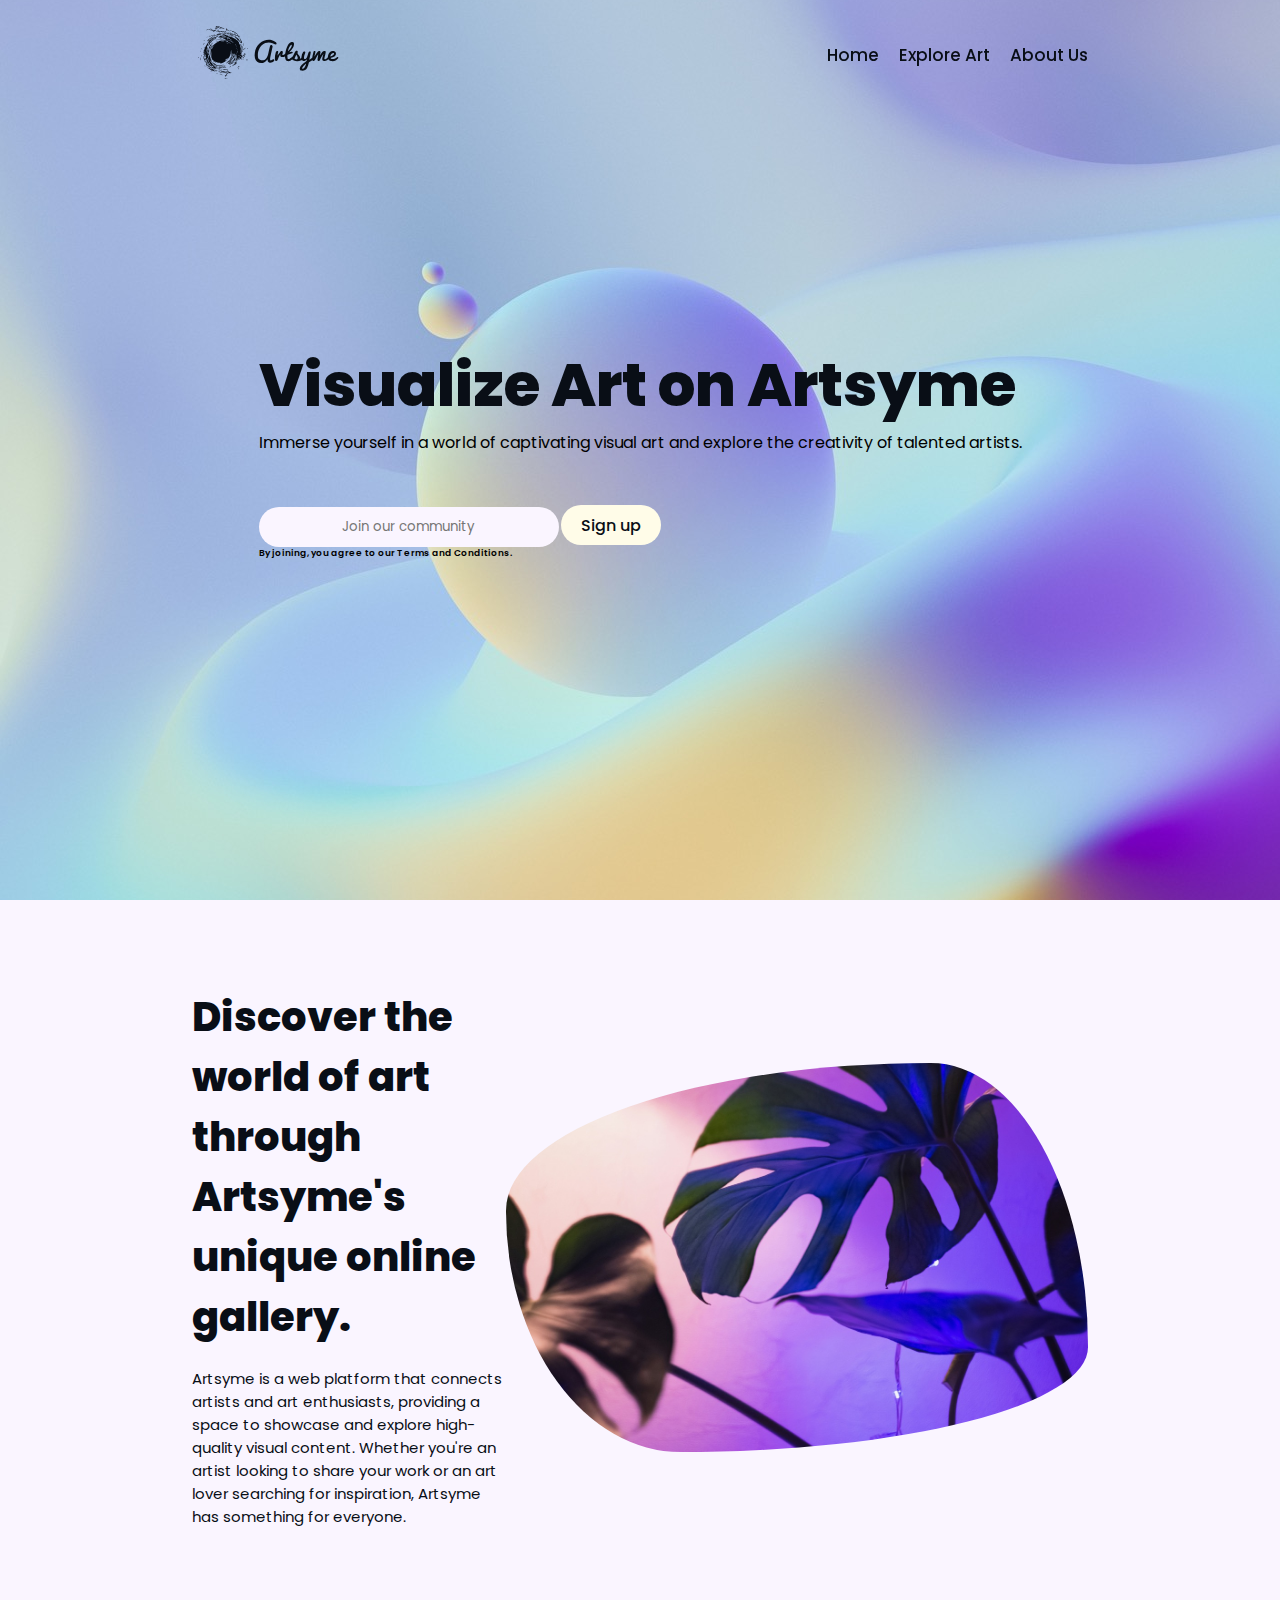
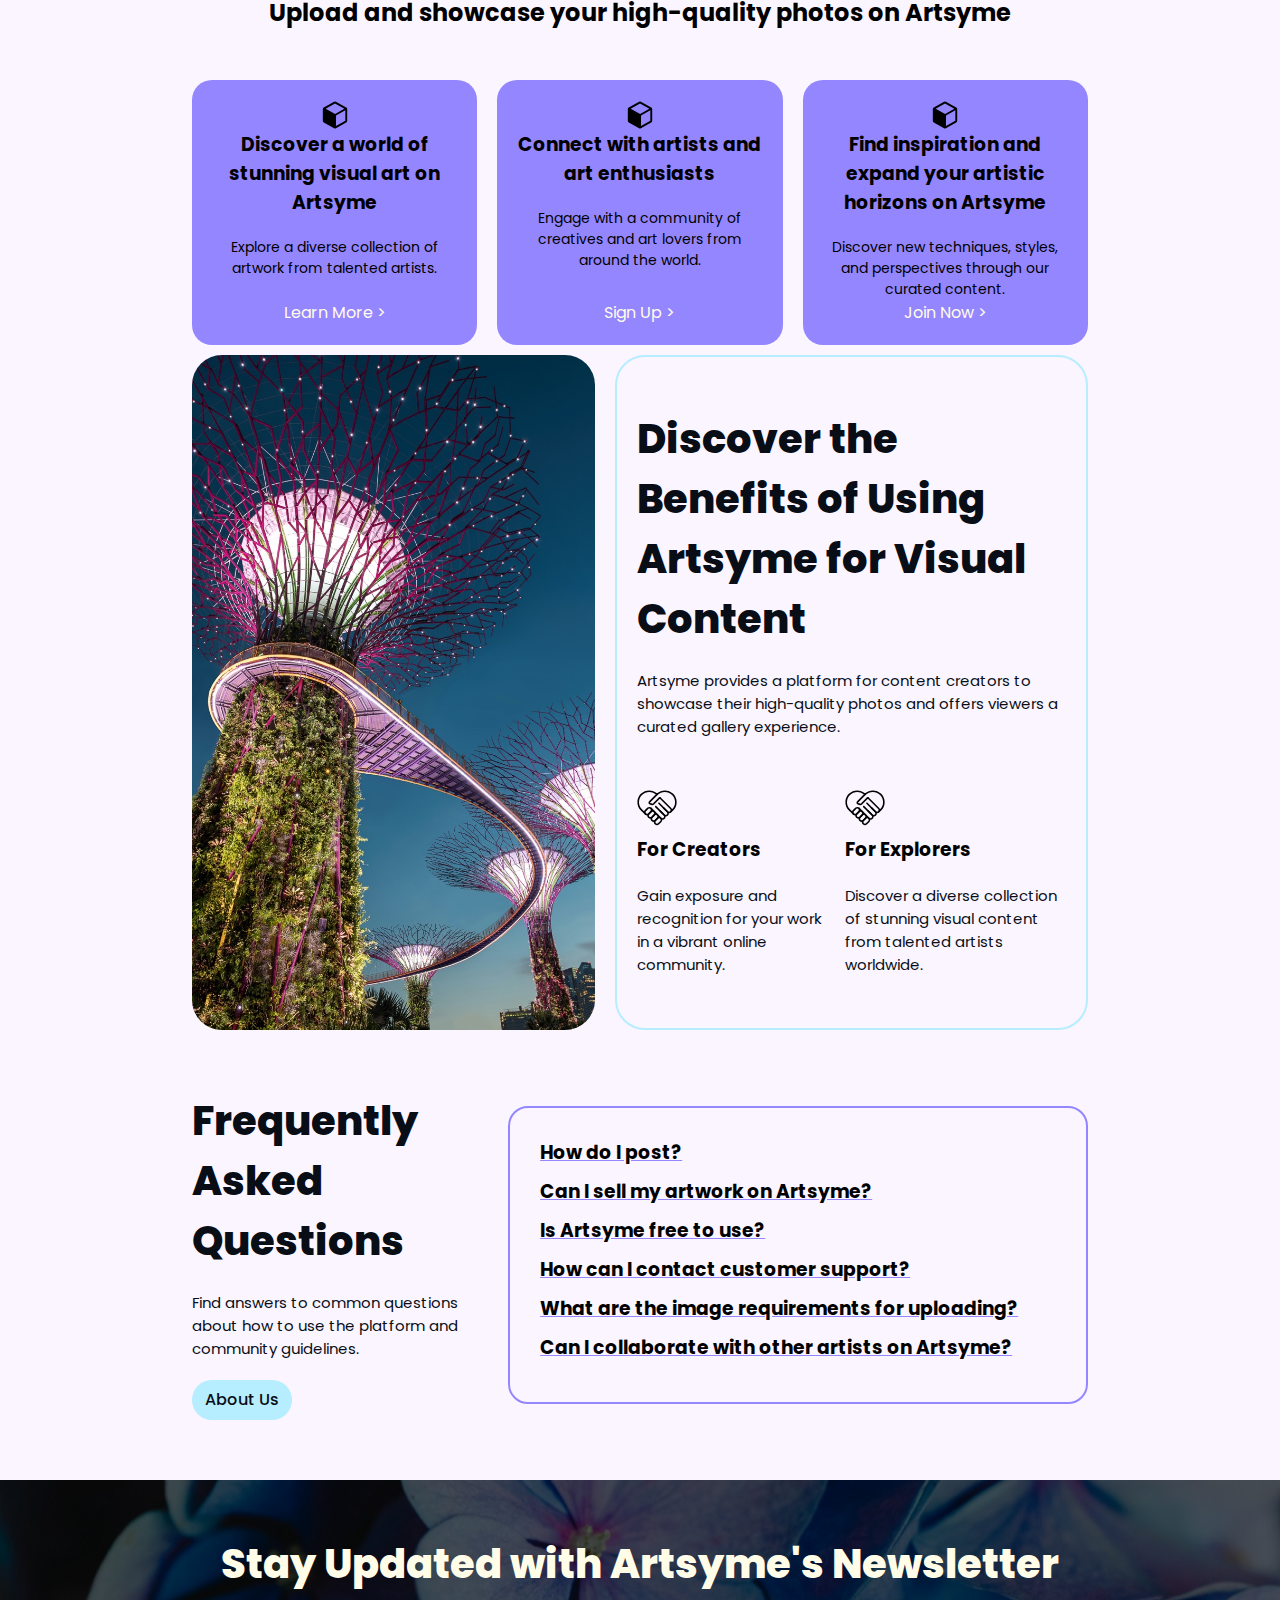
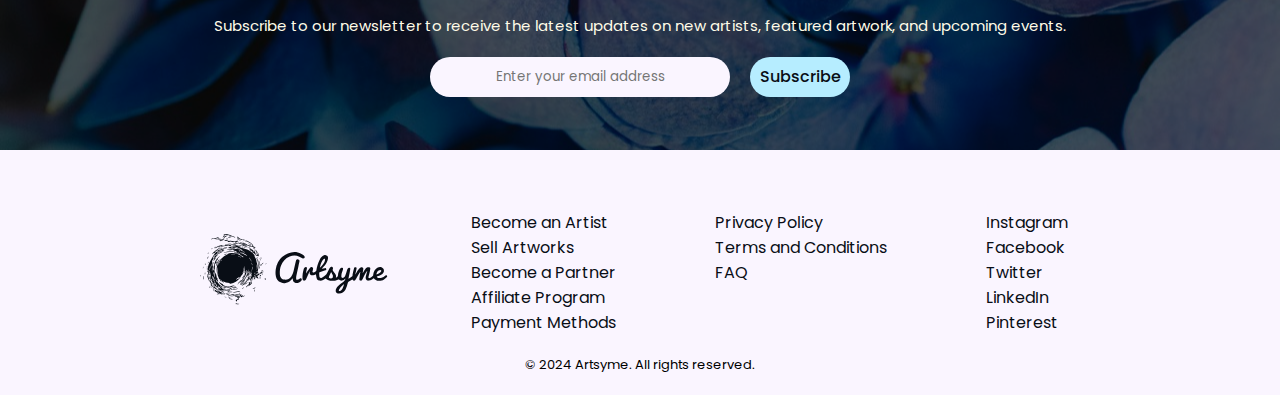
<file: src/pages/index.html>
<!DOCTYPE html>
<html lang="en">
	<head>
		<script src="https://code.jquery.com/jquery-3.7.1.min.js"></script>
		<script>
			$('head').load('../layouts/head.html')
		</script>
		<title>Artsyme | Home</title>
	</head>

	<body>
		<header class="header"></header>
		<section class="hero">
			<div>
				<h1>Visualize Art on Artsyme</h1>
				<p>
					Immerse yourself in a world of captivating visual art and explore the creativity of
					talented artists.
				</p>
				<form>
					<input type="email" name="email" placeholder="Join our community" />
					<button href="#">Sign up</button>
					<p>By joining, you agree to our Terms and Conditions.</p>
				</form>
			</div>
		</section>

		<main class="main-wrapper content">
			<section class="section-2">
				<div class="section-2-content">
					<h2>Discover the world of art through Artsyme's unique online gallery.</h2>
					<p>
						Artsyme is a web platform that connects artists and art enthusiasts, providing a space
						to showcase and explore high-quality visual content. Whether you're an artist looking to
						share your work or an art lover searching for inspiration, Artsyme has something for
						everyone.
					</p>
				</div>
				<img loading="lazy" src="../../public/images/2.jpeg" />
			</section>

			<section class="section-3">
				<h2 class="section-3-title">Upload and showcase your high-quality photos on Artsyme</h2>
				<div class="box-container">
					<div class="box">
						<img src="../../public/icons/cube.svg" />
						<h3 class="box-title">Discover a world of stunning visual art on Artsyme</h3>
						<p>Explore a diverse collection of artwork from talented artists.</p>
						<div class="box-links">
							<a href="#">Learn More ></a>
						</div>
					</div>
					<div class="box">
						<img src="../../public/icons/cube.svg" />
						<h3 class="box-title">Connect with artists and art enthusiasts</h3>
						<p>Engage with a community of creatives and art lovers from around the world.</p>
						<div class="box-links">
							<a href="#">Sign Up ></a>
						</div>
					</div>
					<div class="box">
						<img src="../../public/icons/cube.svg" />
						<h3 class="box-title">Find inspiration and expand your artistic horizons on Artsyme</h3>
						<p>Discover new techniques, styles, and perspectives through our curated content.</p>
						<div class="box-links">
							<a href="#">Join Now ></a>
						</div>
					</div>
				</div>
			</section>

			<section class="section-4">
				<img loading="lazy" src="../../public/images/3.jpeg" class="important" />
				<div class="section-4-content">
					<h2 class="section-4-title">Discover the Benefits of Using Artsyme for Visual Content</h2>
					<p>
						Artsyme provides a platform for content creators to showcase their high-quality photos
						and offers viewers a curated gallery experience.
					</p>
					<div class="benefits-container">
						<div>
							<img src="../../public/icons/benefits.svg" class="benefits" />
							<h3>For Creators</h3>
							<p>Gain exposure and recognition for your work in a vibrant online community.</p>
						</div>
						<div>
							<img src="../../public/icons/benefits.svg" class="benefits" />
							<h3>For Explorers</h3>
							<p>
								Discover a diverse collection of stunning visual content from talented artists
								worldwide.
							</p>
						</div>
					</div>
				</div>
			</section>

			<section class="section-5" id="section5">
				<div class="faq-title-box">
					<h2>Frequently Asked Questions</h2>
					<p>
						Find answers to common questions about how to use the platform and community guidelines.
					</p>
					<button>About Us</button>
				</div>

				<div class="faq-content">
					<div class="accordion">
						<h3 class="accordion-header">How do I post?</h3>
						<div class="accordion-panel">
							<p>
								To post your photos, simply click on the 'Post' button and follow the instructions
								provided. Make sure your photos meet our high quality standards.
							</p>
						</div>
					</div>

					<div class="accordion">
						<h3 class="accordion-header">Can I sell my artwork on Artsyme?</h3>
						<div class="accordion-panel">
							<p>
								Yes, Artsyme provides a marketplace feature that allows artists to sell their work
								directly to buyers.
							</p>
						</div>
					</div>

					<div class="accordion">
						<h3 class="accordion-header">Is Artsyme free to use?</h3>
						<div class="accordion-panel">
							<p>
								Yes, Artsyme is free to use for both artists and viewers. However, premium features
								are available for a fee.
							</p>
						</div>
					</div>

					<div class="accordion">
						<h3 class="accordion-header">How can I contact customer support?</h3>
						<div class="accordion-panel">
							<p>
								If you have any questions or need assistance, you can reach out to our customer
								support team through our contact page or by sending an email to support@artsyme.com.
							</p>
						</div>
					</div>

					<div class="accordion">
						<h3 class="accordion-header">What are the image requirements for uploading?</h3>
						<div class="accordion-panel">
							<p>
								To ensure the best quality, we recommend uploading images with a minimum resolution
								of 1920x1080 pixels and in JPEG or PNG format.
							</p>
						</div>
					</div>

					<div class="accordion">
						<h3 class="accordion-header">Can I collaborate with other artists on Artsyme?</h3>
						<div class="accordion-panel">
							<p>
								Yes, Artsyme provides a collaboration feature that allows artists to work together
								on projects and share their creative process.
							</p>
						</div>
					</div>
				</div>
			</section>

			<section class="section-6">
				<h2>Stay Updated with Artsyme's Newsletter</h2>
				<p>
					Subscribe to our newsletter to receive the latest updates on new artists, featured
					artwork, and upcoming events.
				</p>
				<form>
					<input type="email" name="email" placeholder="Enter your email address" />
					<button type="submit">Subscribe</button>
				</form>
			</section>
		</main>

		<footer class="footer"></footer>
	</body>
</html>
</file>
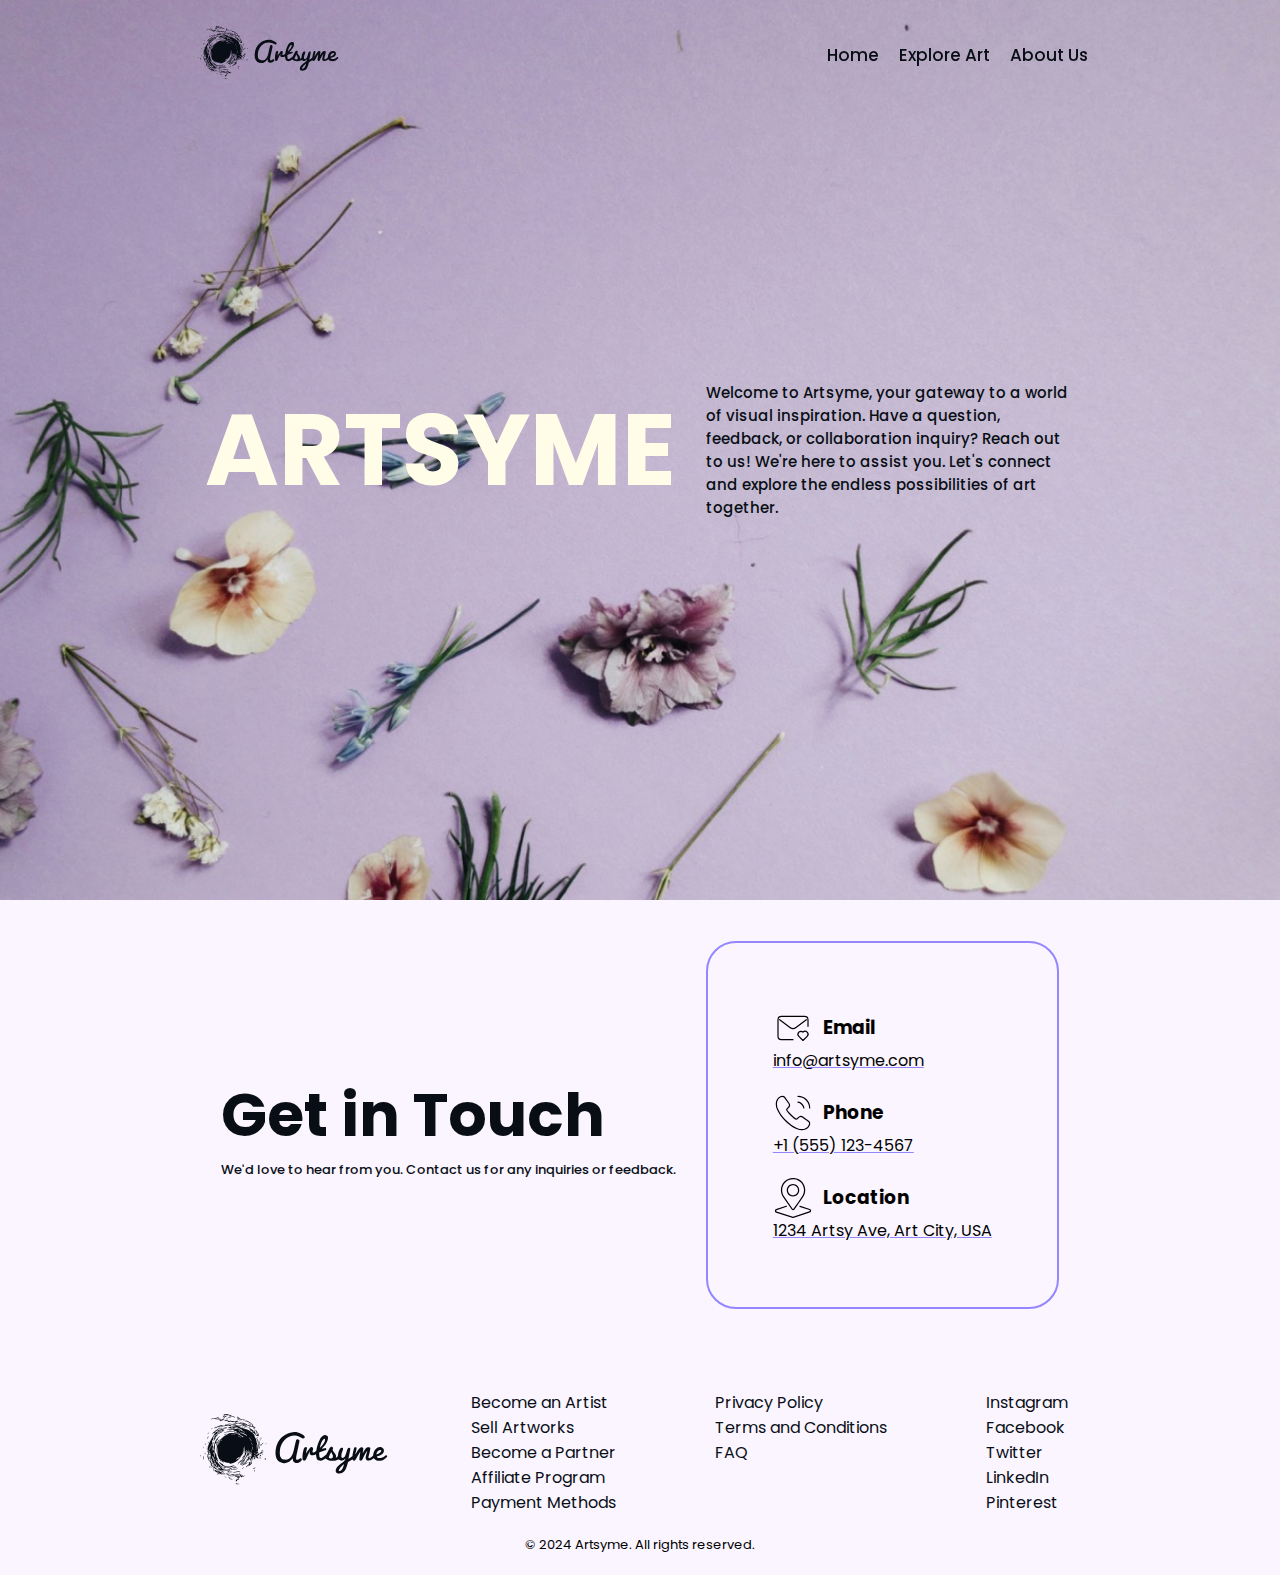
<file: src/pages/about.html>
<!DOCTYPE html>
<html lang="en">
	<head>
		<script src="https://code.jquery.com/jquery-3.7.1.min.js"></script>
		<script>
			$('head').load('../layouts/head.html')
		</script>
		<title>Artsyme | About Us</title>
	</head>
	<body>
		<header class="header"></header>

		<section class="about">
			<div class="about-content">
				<h1>Artsyme</h1>
			</div>
			<div class="about-content">
				<p>
					Welcome to Artsyme, your gateway to a world of visual inspiration. Have a question,
					feedback, or collaboration inquiry? Reach out to us! We're here to assist you. Let's
					connect and explore the endless possibilities of art together.
				</p>
			</div>
		</section>

		<main class="main">
			<section class="touch">
				<div class="touch-box">
					<h2>Get in Touch</h2>
					<p>We'd love to hear from you. Contact us for any inquiries or feedback.</p>
				</div>

				<div class="contact-box">
					<div class="cnt">
						<div class="cnt-title">
							<img src="../../public/icons/email.svg" alt="contact email" />
							<h3>Email</h3>
						</div>
						<p>info@artsyme.com</p>
					</div>

					<div class="cnt">
						<div class="cnt-title">
							<img src="../../public/icons/call.svg" alt="phone number" />
							<h3>Phone</h3>
						</div>
						<p>+1 (555) 123-4567</p>
					</div>

					<div class="cnt">
						<div class="cnt-title">
							<img src="../../public/icons/location.svg" alt="location" />
							<h3>Location</h3>
						</div>
						<p>1234 Artsy Ave, Art City, USA</p>
					</div>
				</div>
			</section>
		</main>

		<footer class="footer"></footer>
	</body>
</html>
</file>
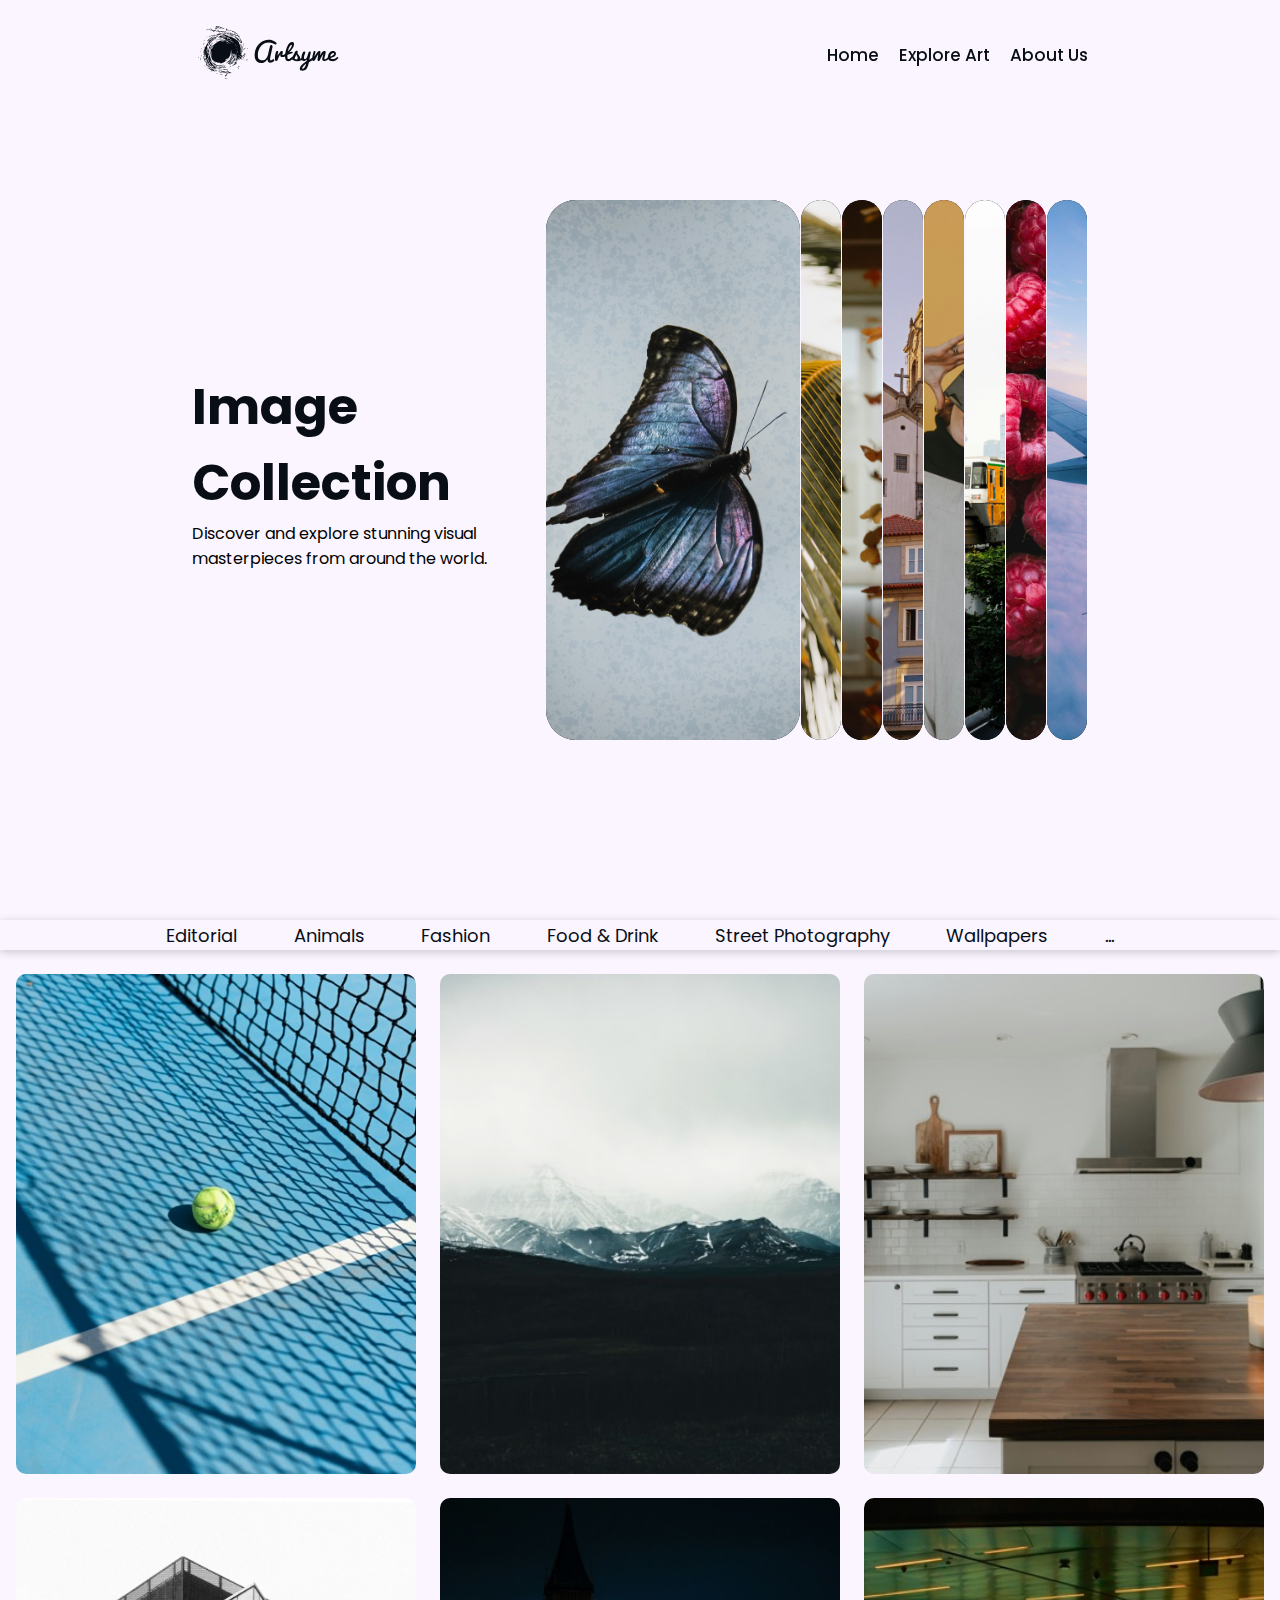
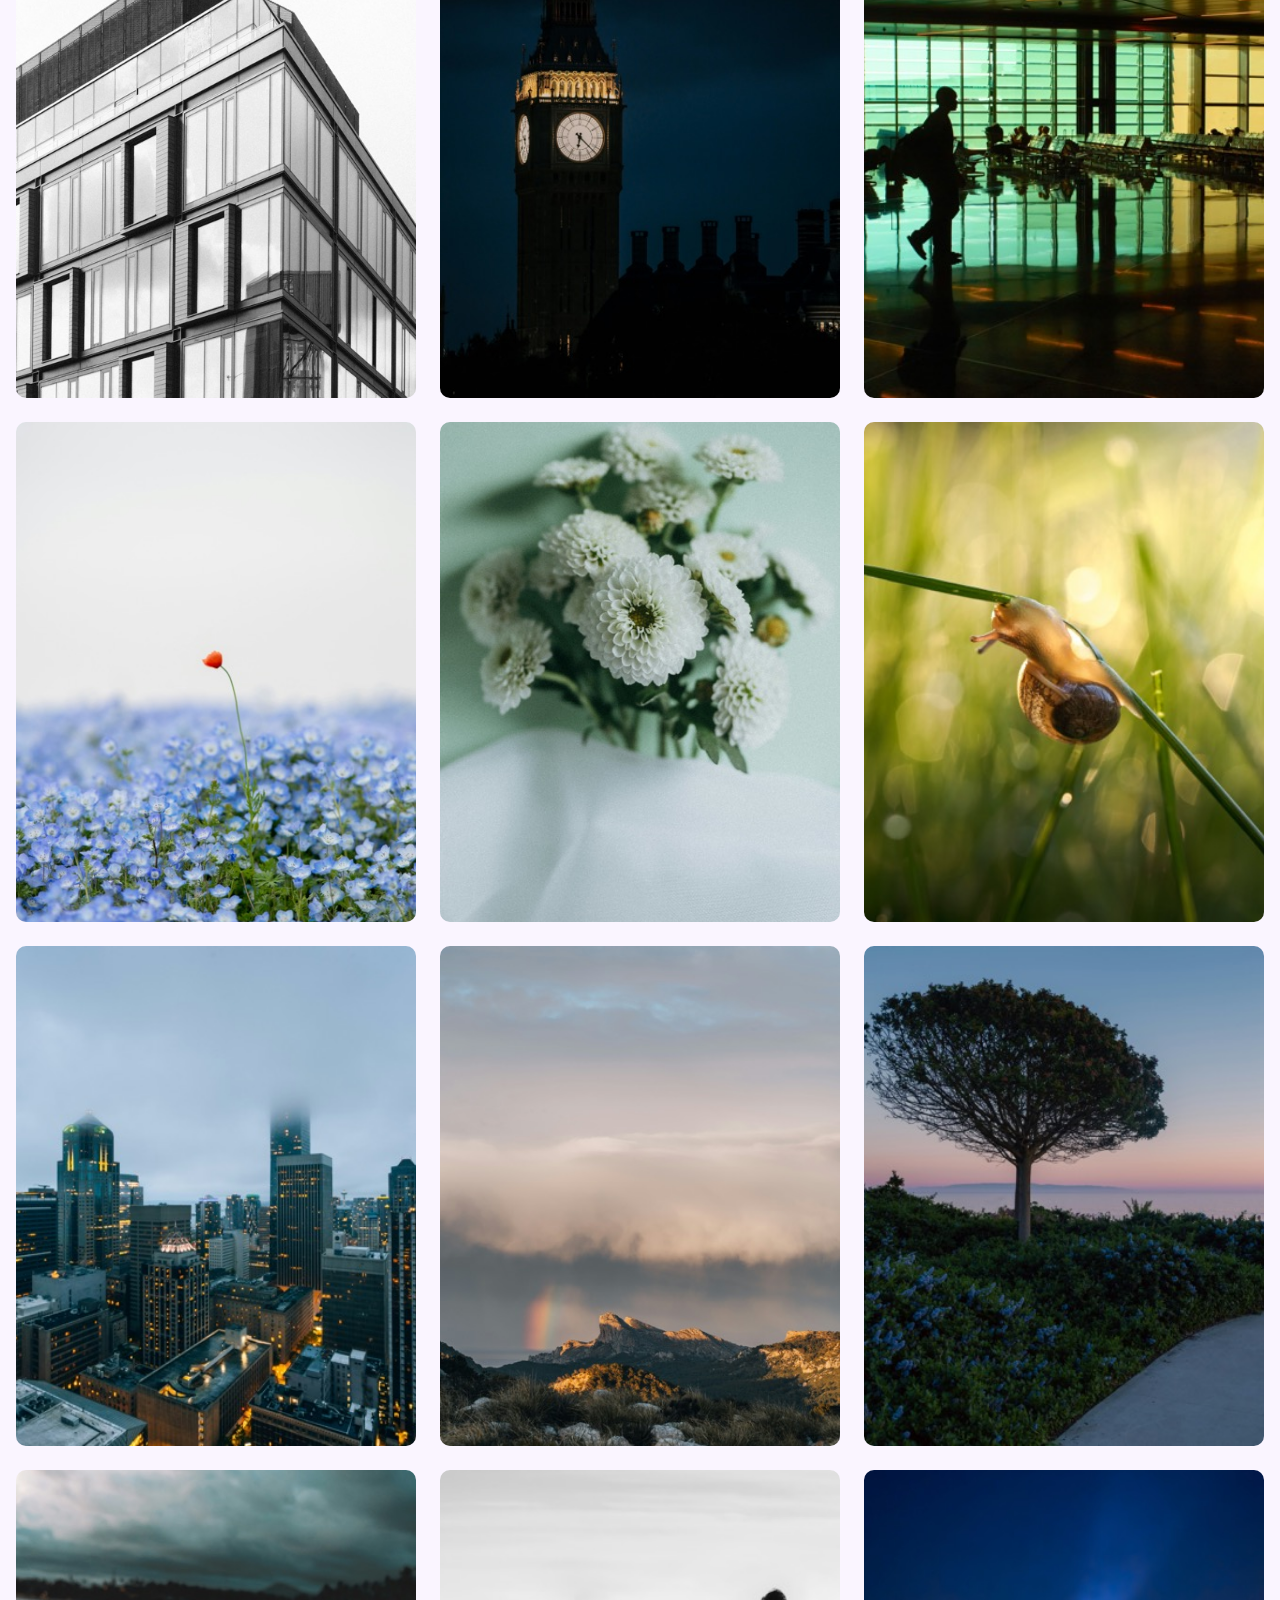
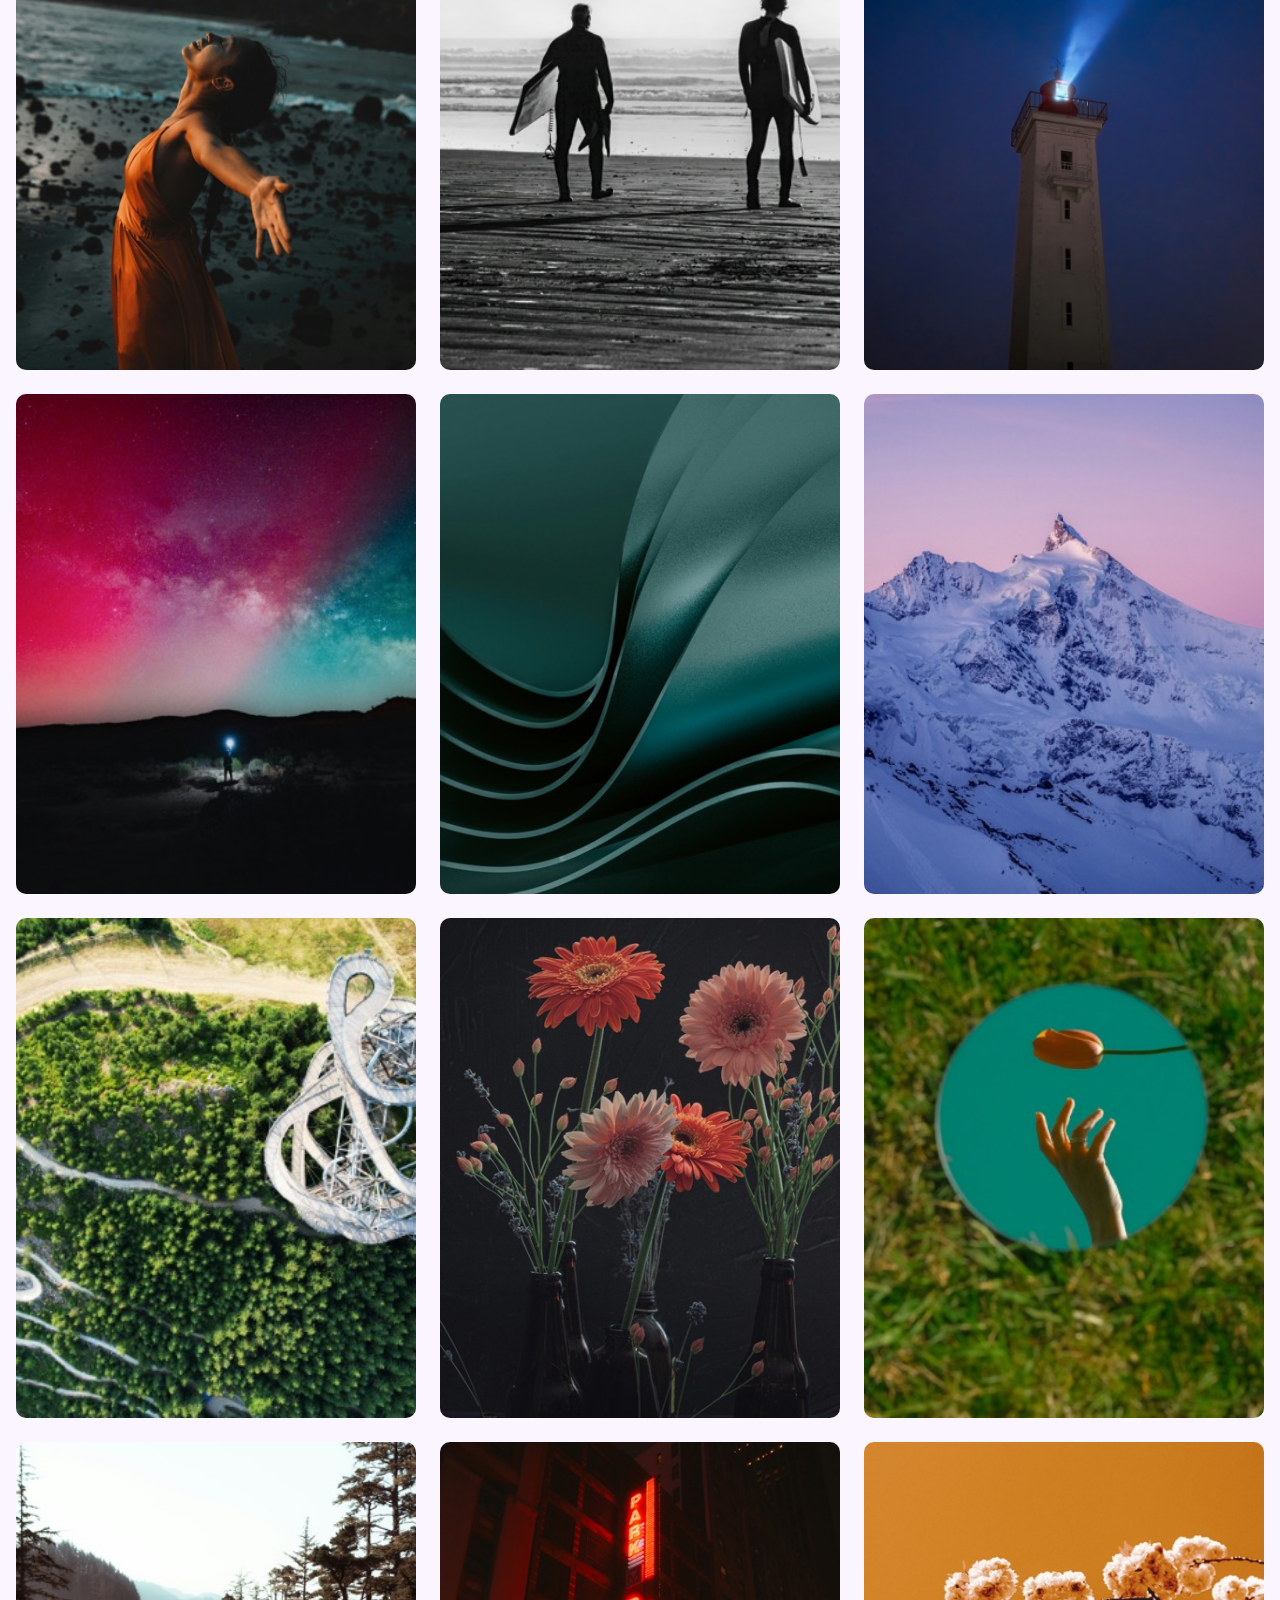
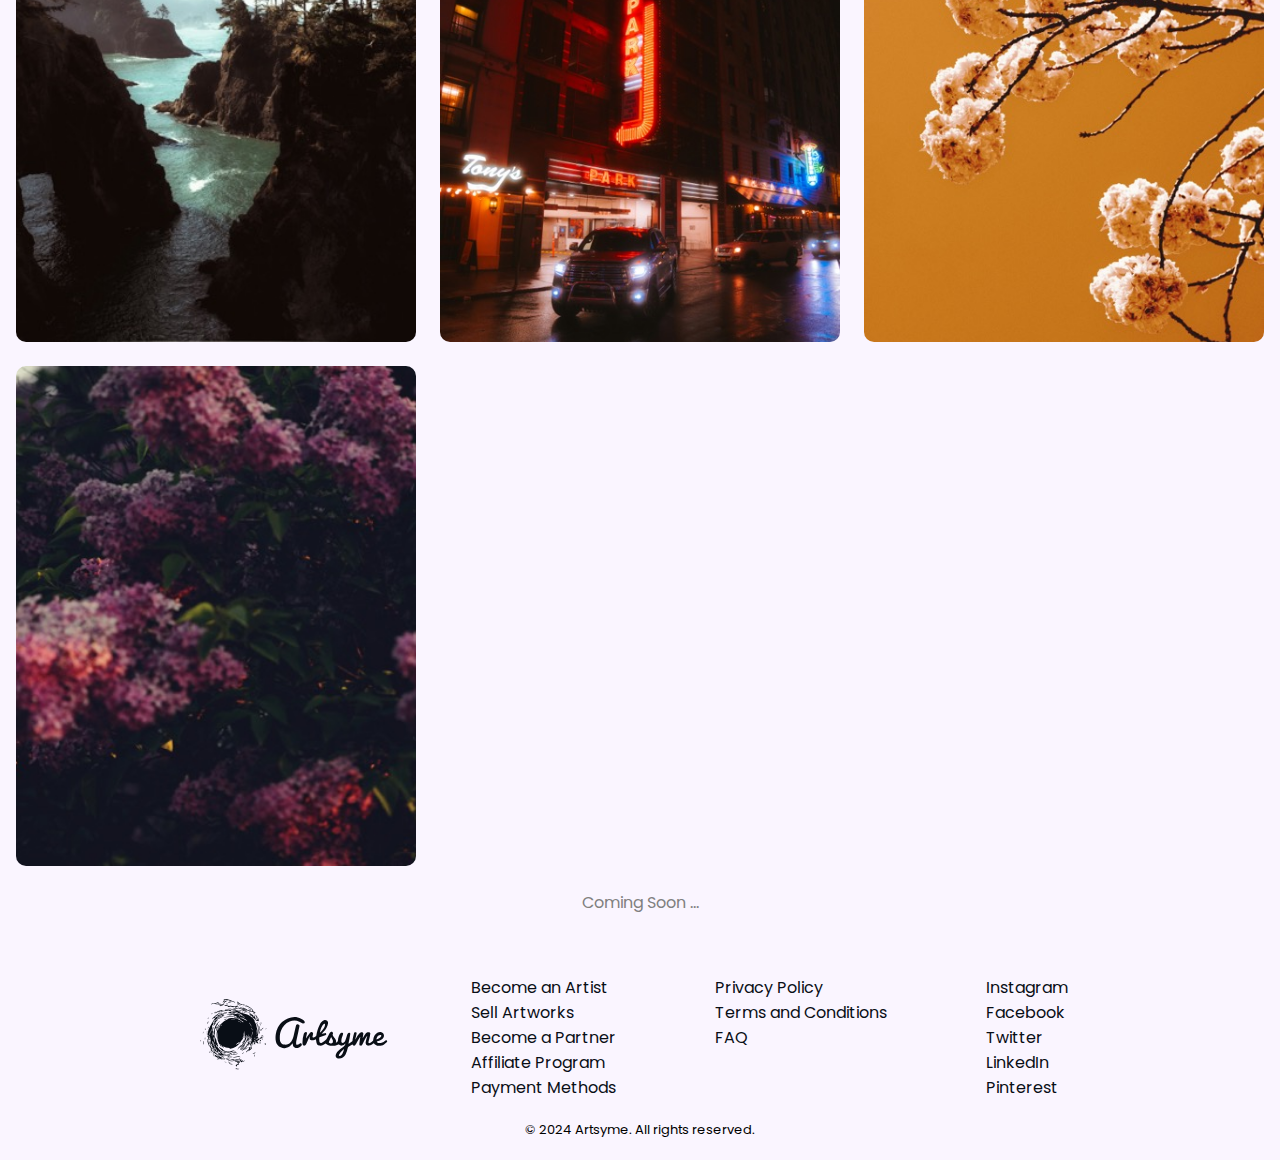
<file: src/pages/explore.html>
<!DOCTYPE html>
<html lang="en">
	<head>
		<script src="https://code.jquery.com/jquery-3.7.1.min.js"></script>
		<script>
			$('head').load('../layouts/head.html')
		</script>
		<script src="../js/explore.js" defer></script>
		<title>Artsyme | Explore</title>
	</head>

	<body>
		<header class="header"></header>
		<main class="explore-main">
			<section class="explore-hero">
				<div class="title">
					<h1>Image Collection</h1>
					<p>Discover and explore stunning visual masterpieces from around the world.</p>
					<img src="../../public/icons/discover.svg" class="discover-img" alt="" />
				</div>
				<div class="images-accordion">
					<div class="tab">
						<img loading="lazy" src="../../public/images/wallpapers.jpeg" alt="random image" />
						<div class="caption">
							<h2>Wallpapers</h2>
						</div>
					</div>
					<div class="tab">
						<img loading="lazy" src="../../public/images/nature.jpeg" alt="random image" />
						<div class="caption">
							<h2>Nature</h2>
						</div>
					</div>
					<div class="tab">
						<img loading="lazy" src="../../public/images/experimental.jpeg" alt="random image" />
						<div class="caption">
							<h2>Experimental</h2>
						</div>
					</div>
					<div class="tab">
						<img loading="lazy" src="../../public/images/architercture.jpeg" alt="random image" />
						<div class="caption">
							<h2>Architecture</h2>
						</div>
					</div>
					<div class="tab">
						<img loading="lazy" src="../../public/images/fashion.jpeg" alt="random image" />
						<div class="caption">
							<h2>Fashion</h2>
						</div>
					</div>
					<div class="tab">
						<img loading="lazy" src="../../public/images/street.jpeg" alt="random image" />
						<div class="caption">
							<h2>Street Photography</h2>
						</div>
					</div>
					<div class="tab">
						<img loading="lazy" src="../../public/images/food.jpeg" alt="random image" />
						<div class="caption">
							<h2>Food</h2>
						</div>
					</div>
					<div class="tab">
						<img loading="lazy" src="../../public/images/travel.jpeg" alt="random image" />
						<div class="caption">
							<h2>Travel</h2>
						</div>
					</div>
				</div>
			</section>

			<section id="gallery">
				<nav class="explore-nav">
					<a href="#editorial" data-target="editorial">Editorial</a>
					<a href="#animals" data-target="animals">Animals</a>
					<a href="#fashion" data-target="fashion">Fashion</a>
					<a href="#food" data-target="food">Food & Drink</a>
					<a href="#street" data-target="street">Street Photography</a>
					<a href="#wallpapers" data-target="wallpapers">Wallpapers</a>
					<a href="#">...</a>
				</nav>

				<div class="image-container" id="editorial">
					<img
						loading="lazy"
						src="../../public/categories/editorial/ahmed-HL8ebMRzZiY-unsplash.jpeg"
					/>
					<img
						loading="lazy"
						src="../../public/categories/editorial/ali-kazal-csxmdSCa4C0-unsplash.jpeg"
						alt=""
					/><img
						loading="lazy"
						src="../../public/categories/editorial/clay-banks-FPhpVpwUviA-unsplash.jpeg"
						alt=""
					/><img
						loading="lazy"
						src="../../public/categories/editorial/dmitry-korkhau-xMNMakJiIAQ-unsplash.jpeg"
						alt=""
					/><img
						loading="lazy"
						src="../../public/categories/editorial/emre-coban--xZRFzyDqgE-unsplash.jpeg"
						alt=""
					/><img
						loading="lazy"
						src="../../public/categories/editorial/howen-nCzIcYFBZ2k-unsplash.jpeg"
						alt=""
					/><img
						loading="lazy"
						src="../../public/categories/editorial/iso10-3Lpd6Wo3LJk-unsplash.jpeg"
						alt=""
					/><img
						loading="lazy"
						src="../../public/categories/editorial/j-lee-FkQT9PXZIM0-unsplash.jpeg"
						alt=""
					/><img
						loading="lazy"
						src="../../public/categories/editorial/jonathan-marchal-AN1xQsGXY1M-unsplash.jpeg"
						alt=""
					/><img
						loading="lazy"
						src="../../public/categories/editorial/josh-hild-Gw9mlaKYra0-unsplash.jpeg"
						alt=""
					/><img
						loading="lazy"
						src="../../public/categories/editorial/joshua-humpfer-aVqHm-p_oWQ-unsplash.jpeg"
						alt=""
					/><img
						loading="lazy"
						src="../../public/categories/editorial/kellen-riggin-i5Nd8-yq5kE-unsplash.jpeg"
						alt=""
					/><img
						loading="lazy"
						src="../../public/categories/editorial/visualsofdana-7fMDf4LEmjI-unsplash.jpeg"
						alt=""
					/><img
						loading="lazy"
						src="../../public/categories/editorial/tim-mossholder-TX-wCxKx2mg-unsplash.jpeg"
						alt=""
					/><img
						loading="lazy"
						src="../../public/categories/editorial/thibault-mokuenko-NJh32izElQw-unsplash.jpeg"
						alt=""
					/><img
						loading="lazy"
						src="../../public/categories/editorial/sheng-hu-lnQ_qxiD5bA-unsplash.jpeg"
						alt=""
					/><img
						loading="lazy"
						src="../../public/categories/editorial/pawel-czerwinski-W0bgHR5GXd4-unsplash.jpeg"
						alt=""
					/><img
						loading="lazy"
						src="../../public/categories/editorial/oleg-demakov-9MZDsGuFjD4-unsplash.jpeg"
						alt=""
					/><img
						loading="lazy"
						src="../../public/categories/editorial/ojars-balceraitis-V04j8r_eXG8-unsplash.jpeg"
						alt=""
					/><img
						loading="lazy"
						src="../../public/categories/editorial/nilufar-nattaq-fb9mwNq2pUE-unsplash.jpeg"
						alt=""
					/><img
						loading="lazy"
						src="../../public/categories/editorial/nik-XkhSZ5woQE8-unsplash.jpeg"
						alt=""
					/><img
						loading="lazy"
						src="../../public/categories/editorial/matthew-jackson-czFiTg4s3RI-unsplash.jpeg"
						alt=""
					/><img
						loading="lazy"
						src="../../public/categories/editorial/luke-miller-riV40lmd1yE-unsplash.jpeg"
						alt=""
					/><img
						loading="lazy"
						src="../../public/categories/editorial/linus-belanger-yyPKXY95Fr8-unsplash.jpeg"
						alt=""
					/><img
						loading="lazy"
						src="../../public/categories/editorial/liana-s-SB5mtm7sqZk-unsplash.jpeg"
						alt=""
					/>
				</div>

				<div class="image-container" id="animals">
					<img
						loading="lazy"
						src="../../public/categories/animals/anastasia-shadura-oUdIUM-SieM-unsplash.jpeg"
					/>
					<img
						loading="lazy"
						src="../../public/categories/animals/boys-in-bristol-photography-ZCzkUr1WDRQ-unsplash.jpeg"
					/>
					<img
						loading="lazy"
						src="../../public/categories/animals/ciocan-ciprian-UGRjlBkfXnY-unsplash.jpeg"
					/>
					<img
						loading="lazy"
						src="../../public/categories/animals/ciocan-ciprian-zrZGOpdBCLo-unsplash.jpeg"
					/>
					<img
						loading="lazy"
						src="../../public/categories/animals/dustin-humes-DY7rC0EWEkU-unsplash.jpeg"
					/>
					<img
						loading="lazy"
						src="../../public/categories/animals/jake-weirick-6TyC5S5xnvM-unsplash.jpeg"
					/>
					<img
						loading="lazy"
						src="../../public/categories/animals/karsten-winegeart-MD6wA5Nqa-k-unsplash.jpeg"
					/>
					<img
						loading="lazy"
						src="../../public/categories/animals/luiza-braun-YS8pExlnp84-unsplash.jpeg"
					/>
					<img
						loading="lazy"
						src="../../public/categories/animals/massimiliano-morosinotto-T0Q60jy_gIg-unsplash.jpeg"
					/>
					<img
						loading="lazy"
						src="../../public/categories/animals/matin-hosseinzadeh-x_l5zAFt9KA-unsplash.jpeg"
					/>
					<img
						loading="lazy"
						src="../../public/categories/animals/michael-starkie-We_e0rreZVg-unsplash.jpeg"
					/>
					<img
						loading="lazy"
						src="../../public/categories/animals/proinsias-mac-an-bheatha-cQGs9w_94B8-unsplash.jpeg"
					/>
					<img
						loading="lazy"
						src="../../public/categories/animals/sergio-kian-6H4v0atYr8s-unsplash.jpeg"
					/>
					<img
						loading="lazy"
						src="../../public/categories/animals/sergio-kian-7rdz7F1V0rM-unsplash.jpeg"
					/>
					<img
						loading="lazy"
						src="../../public/categories/animals/tomas-malik-7YHfs7rE8rM-unsplash.jpeg"
					/>
					<img
						loading="lazy"
						src="../../public/categories/animals/tomas-malik-9bbThAkVczA-unsplash.jpeg"
					/>
					<img
						loading="lazy"
						src="../../public/categories/animals/tomas-malik-_5d73WihNkE-unsplash.jpeg"
					/>
					<img
						loading="lazy"
						src="../../public/categories/animals/tomas-malik-aRG3hjJX4dM-unsplash.jpeg"
					/>
					<img
						loading="lazy"
						src="../../public/categories/animals/tomas-malik-BIn8eSUDbc0-unsplash.jpeg"
					/>
					<img
						loading="lazy"
						src="../../public/categories/animals/tomas-malik-DXNb80Vp21c-unsplash.jpeg"
					/>
					<img
						loading="lazy"
						src="../../public/categories/animals/tomas-malik-GXqK1Izf5vs-unsplash.jpeg"
					/>
					<img
						loading="lazy"
						src="../../public/categories/animals/vlad-kutepov-8maW-vER_iQ-unsplash.jpeg"
					/>
					<img
						loading="lazy"
						src="../../public/categories/animals/viktoriya-hyzvqNpUAOo-unsplash.jpeg"
					/>
					<img
						loading="lazy"
						src="../../public/categories/animals/tomas-malik-W_7q-ejVVAc-unsplash.jpeg"
					/>
					<img
						loading="lazy"
						src="../../public/categories/animals/tomas-malik-p9fSi0lUqXs-unsplash.jpeg"
					/>
				</div>

				<div class="image-container" id="fashion">
					<img
						loading="lazy"
						src="../../public/categories/fashion/aedrian-salazar-LjgkhxTgAEQ-unsplash.jpeg"
						alt=""
					/><img
						loading="lazy"
						src="../../public/categories/fashion/aleksandra-tanasienko-z7wk4szNjxI-unsplash.jpeg"
						alt=""
					/><img
						loading="lazy"
						src="../../public/categories/fashion/alex-shaw-J4kxbw1SYwg-unsplash.jpeg"
						alt=""
					/><img
						loading="lazy"
						src="../../public/categories/fashion/anastasia-anastasia-ZmHfoBtS7P8-unsplash.jpeg"
						alt=""
					/><img
						loading="lazy"
						src="../../public/categories/fashion/arun-sharma-UmmnAirqX4o-unsplash.jpeg"
						alt=""
					/><img
						loading="lazy"
						src="../../public/categories/fashion/arun-sharma-ztBujNIqNzg-unsplash.jpeg"
						alt=""
					/><img
						loading="lazy"
						src="../../public/categories/fashion/baruk-granda-cfLL_jHQ-Iw-unsplash.jpeg"
						alt=""
					/><img
						loading="lazy"
						src="../../public/categories/fashion/carly-osborn-KNGrhRQX76w-unsplash.jpeg"
						alt=""
					/><img
						loading="lazy"
						src="../../public/categories/fashion/carly-osborn-LoKIATi4cZY-unsplash.jpeg"
						alt=""
					/><img
						loading="lazy"
						src="../../public/categories/fashion/duane-mendes-k49kD3YXOsc-unsplash.jpeg"
						alt=""
					/><img
						loading="lazy"
						src="../../public/categories/fashion/egor-shilref-yu8TNyfuz5I-unsplash.jpeg"
						alt=""
					/><img
						loading="lazy"
						src="../../public/categories/fashion/elise-wilcox-TtdmSJgjgo8-unsplash.jpeg"
						alt=""
					/><img
						loading="lazy"
						src="../../public/categories/fashion/jakob-owens-jQ0OHKQOfZ8-unsplash.jpeg"
						alt=""
					/><img
						loading="lazy"
						src="../../public/categories/fashion/jayson-hinrichsen-RRzfnDTUjbM-unsplash.jpeg"
						alt=""
					/><img
						loading="lazy"
						src="../../public/categories/fashion/william-zompi-6tBgmmruOvk-unsplash.jpeg"
						alt=""
					/><img
						loading="lazy"
						src="../../public/categories/fashion/vladimir-fedotov-xGr1QMjiWcg-unsplash.jpeg"
						alt=""
					/><img
						loading="lazy"
						src="../../public/categories/fashion/vale-zmeykov-goLwlSH_M7A-unsplash.jpeg"
						alt=""
					/><img
						loading="lazy"
						src="../../public/categories/fashion/terayle-garnett-uwmj6bDQThk-unsplash.jpeg"
						alt=""
					/><img
						loading="lazy"
						src="../../public/categories/fashion/romina-farias-HqyvjcU1uTc-unsplash.jpeg"
						alt=""
					/><img
						loading="lazy"
						src="../../public/categories/fashion/rendy-novantino-4sBepYSWVEk-unsplash.jpeg"
						alt=""
					/><img
						loading="lazy"
						src="../../public/categories/fashion/pesce-huang-I7sZUNgc0lE-unsplash.jpeg"
						alt=""
					/><img
						loading="lazy"
						src="../../public/categories/fashion/natali-hordiiuk--d_9xPTC8mY-unsplash.jpeg"
						alt=""
					/><img
						loading="lazy"
						src="../../public/categories/fashion/maria-lupan-t6DocEbgp_g-unsplash.jpeg"
						alt=""
					/><img
						loading="lazy"
						src="../../public/categories/fashion/mahdi-chaghari-zr89PHBGjaI-unsplash.jpeg"
						alt=""
					/><img
						loading="lazy"
						src="../../public/categories/fashion/joshua-rondeau-AfU8fwS3zC8-unsplash.jpeg"
						alt=""
					/>
				</div>

				<div class="image-container" id="food">
					<img
						loading="lazy"
						src="../../public/categories/food-drink/arty-aQql2F8fYsI-unsplash.jpeg"
						alt=""
					/><img
						loading="lazy"
						src="../../public/categories/food-drink/clay-banks-WFpmfjXWIO4-unsplash.jpeg"
						alt=""
					/><img
						loading="lazy"
						src="../../public/categories/food-drink/corleto-peanut-butter-u256GzFi7Gw-unsplash.jpeg"
						alt=""
					/><img
						loading="lazy"
						src="../../public/categories/food-drink/daniela-chavez-ZPTTVlhemOU-unsplash.jpeg"
						alt=""
					/><img
						loading="lazy"
						src="../../public/categories/food-drink/david-lezcano-W6Jx9x71iO0-unsplash.jpeg"
						alt=""
					/><img
						loading="lazy"
						src="../../public/categories/food-drink/diana-krotova-Lap0YQqhyoA-unsplash.jpeg"
						alt=""
					/><img
						loading="lazy"
						src="../../public/categories/food-drink/emile-mbunzama-bHigyKB0snA-unsplash.jpeg"
						alt=""
					/><img
						loading="lazy"
						src="../../public/categories/food-drink/diana-krotova-RcQN-MDjeGM-unsplash.jpeg"
						alt=""
					/><img
						loading="lazy"
						src="../../public/categories/food-drink/gaby-yerden-gDx5tuGgBIY-unsplash.jpeg"
						alt=""
					/><img
						loading="lazy"
						src="../../public/categories/food-drink/ho-hyou-J9gOVV85RTA-unsplash.jpeg"
						alt=""
					/><img
						loading="lazy"
						src="../../public/categories/food-drink/jacek-kadaj-rLNFoXQ43RQ-unsplash.jpeg"
						alt=""
					/><img
						loading="lazy"
						src="../../public/categories/food-drink/joey-chacon-NCtIYWVsEZE-unsplash.jpeg"
						alt=""
					/><img
						loading="lazy"
						src="../../public/categories/food-drink/jonathan-pielmayer-FQWtCUiE4GM-unsplash.jpeg"
						alt=""
					/><img
						loading="lazy"
						src="../../public/categories/food-drink/kobby-mendez-oMUpSsQAlG8-unsplash.jpeg"
						alt=""
					/><img
						loading="lazy"
						src="../../public/categories/food-drink/zakariyae-sakkioui-heShIJQFKkE-unsplash.jpeg"
						alt=""
					/><img
						loading="lazy"
						src="../../public/categories/food-drink/yaw-ansu-kyeremeh-wDpGUhsbkqM-unsplash.jpeg"
						alt=""
					/><img
						loading="lazy"
						src="../../public/categories/food-drink/wasa-crispbread-XV1qykwu82c-unsplash.jpeg"
						alt=""
					/><img
						loading="lazy"
						src="../../public/categories/food-drink/w2e-Kg3d_ivouVU-unsplash.jpeg"
						alt=""
					/><img
						loading="lazy"
						src="../../public/categories/food-drink/tommao-wang-7LkEh4z1e_k-unsplash.jpeg"
						alt=""
					/><img
						loading="lazy"
						src="../../public/categories/food-drink/sehoon-ye-UEDbx-ZoRwY-unsplash.jpeg"
						alt=""
					/><img
						loading="lazy"
						src="../../public/categories/food-drink/sanzo-sparkling-water-q8bmkpqDnGY-unsplash.jpeg"
						alt=""
					/><img
						loading="lazy"
						src="../../public/categories/food-drink/oh_ja_that_oke-4WxxMtOgMN8-unsplash.jpeg"
						alt=""
					/><img
						loading="lazy"
						src="../../public/categories/food-drink/nilufar-nattaq-WP_rhIpQBVs-unsplash.jpeg"
						alt=""
					/><img
						loading="lazy"
						src="../../public/categories/food-drink/mockaroon-yCOzRIbL08E-unsplash.jpeg"
						alt=""
					/><img
						loading="lazy"
						src="../../public/categories/food-drink/lana-mattice-_3I4aXRoJaw-unsplash.jpeg"
						alt=""
					/>
				</div>

				<div class="image-container" id="street">
					<img
						loading="lazy"
						src="../../public/categories/street-photography/alexander-london-3rDhAq51AOE-unsplash.jpeg"
						alt=""
					/><img
						loading="lazy"
						src="../../public/categories/street-photography/andrew-solok-venvpRzgH4Y-unsplash (1).jpeg"
						alt=""
					/><img
						loading="lazy"
						src="../../public/categories/street-photography/andrew-varnum-gwCWyi27RxQ-unsplash.jpeg"
						alt=""
					/><img
						loading="lazy"
						src="../../public/categories/street-photography/bravingbird-rLQhg8abmno-unsplash.jpeg"
						alt=""
					/><img
						loading="lazy"
						src="../../public/categories/street-photography/c-cai-LXbDKrDfRXg-unsplash.jpeg"
						alt=""
					/><img
						loading="lazy"
						src="../../public/categories/street-photography/chalo-gallardo-d5uLzACo0Ag-unsplash.jpeg"
						alt=""
					/><img
						loading="lazy"
						src="../../public/categories/street-photography/chalo-gallardo-mUxRPeq-jcg-unsplash.jpeg"
						alt=""
					/><img
						loading="lazy"
						src="../../public/categories/street-photography/christian-lue-QcJ1XCc3gJo-unsplash.jpeg"
						alt=""
					/><img
						loading="lazy"
						src="../../public/categories/street-photography/filipe-freitas-FjKN0gZjPys-unsplash.jpeg"
						alt=""
					/><img
						loading="lazy"
						src="../../public/categories/street-photography/hanvin-cheong-6s3zeHkiHHc-unsplash.jpeg"
						alt=""
					/><img
						loading="lazy"
						src="../../public/categories/street-photography/hat-trick-WtXMA1Tfwaw-unsplash.jpeg"
						alt=""
					/><img
						loading="lazy"
						src="../../public/categories/street-photography/josh-hild-dgfIxx-Wbhs-unsplash.jpeg"
						alt=""
					/><img
						loading="lazy"
						src="../../public/categories/street-photography/josh-hild-xyQNhQiIlo0-unsplash.jpeg"
						alt=""
					/><img
						loading="lazy"
						src="../../public/categories/street-photography/kajetan-powolny-FXF1OA4__SU-unsplash.jpeg"
						alt=""
					/><img
						loading="lazy"
						src="../../public/categories/street-photography/yuri-krupenin-dmVXy36fCMw-unsplash.jpeg"
						alt=""
					/><img
						loading="lazy"
						src="../../public/categories/street-photography/vlog-tottiy-z5_Sf60lilc-unsplash.jpeg"
						alt=""
					/><img
						loading="lazy"
						src="../../public/categories/street-photography/vlog-tottiy-hqMQsmMSwFQ-unsplash.jpeg"
						alt=""
					/><img
						loading="lazy"
						src="../../public/categories/street-photography/semyon-borisov-8V_UqeCHVzQ-unsplash.jpeg"
						alt=""
					/><img
						loading="lazy"
						src="../../public/categories/street-photography/romeo-a-5wFdO8lHtgQ-unsplash.jpeg"
						alt=""
					/><img
						loading="lazy"
						src="../../public/categories/street-photography/richard-stachmann-0_4T55SbtmE-unsplash.jpeg"
						alt=""
					/><img
						loading="lazy"
						src="../../public/categories/street-photography/nik-7I-YTaUSQFs-unsplash.jpeg"
						alt=""
					/><img
						loading="lazy"
						src="../../public/categories/street-photography/mos-design-jwWaKV9nz2k-unsplash.jpeg"
						alt=""
					/><img
						loading="lazy"
						src="../../public/categories/street-photography/lukas-zischke-bk_iHlMxUwc-unsplash.jpeg"
						alt=""
					/><img
						loading="lazy"
						src="../../public/categories/street-photography/lala-azizli-dVglmTzc42k-unsplash.jpeg"
						alt=""
					/><img
						loading="lazy"
						src="../../public/categories/street-photography/kevin-grieve-jz6pmFhRE6c-unsplash.jpeg"
						alt=""
					/>
				</div>

				<div class="image-container" id="wallpapers">
					<img
						loading="lazy"
						src="../../public/categories/wallpapers/8machine-_-gCkv8mnmxm8-unsplash.jpeg"
						alt=""
					/><img
						loading="lazy"
						src="../../public/categories/wallpapers/8machine-_-VyY_mNqjgEY-unsplash.jpeg"
						alt=""
					/><img
						loading="lazy"
						src="../../public/categories/wallpapers/angelo-casto-tWnUEGny2hY-unsplash.jpeg"
						alt=""
					/><img
						loading="lazy"
						src="../../public/categories/wallpapers/anita-austvika-TWV5u8YGAXI-unsplash.jpeg"
						alt=""
					/><img
						loading="lazy"
						src="../../public/categories/wallpapers/benigno-hoyuela-_pKSlxu3St4-unsplash.jpeg"
						alt=""
					/><img
						loading="lazy"
						src="../../public/categories/wallpapers/cash-macanaya-Ysq2HWPW6fE-unsplash.jpeg"
						alt=""
					/><img
						loading="lazy"
						src="../../public/categories/wallpapers/dario-bronnimann-1xGSXKNe2rI-unsplash.jpeg"
						alt=""
					/><img
						loading="lazy"
						src="../../public/categories/wallpapers/dustin-humes-8_e3MPkmzOA-unsplash.jpeg"
						alt=""
					/><img
						loading="lazy"
						src="../../public/categories/wallpapers/eric-muhr-Fbur3uCIXLg-unsplash.jpeg"
						alt=""
					/><img
						loading="lazy"
						src="../../public/categories/wallpapers/eugene-golovesov-hRDYMqw_CfY-unsplash.jpeg"
						alt=""
					/><img
						loading="lazy"
						src="../../public/categories/wallpapers/evgeni-tcherkasski-154mpUoN2TM-unsplash.jpeg"
						alt=""
					/><img
						loading="lazy"
						src="../../public/categories/wallpapers/francesco-ungaro-GJtEgzoSXzQ-unsplash.jpeg"
						alt=""
					/><img
						loading="lazy"
						src="../../public/categories/wallpapers/jessica-wong-HdLsBMqIu-g-unsplash.jpeg"
						alt=""
					/><img
						loading="lazy"
						src="../../public/categories/wallpapers/julia-solonina-H_eN0Za6RQI-unsplash.jpeg"
						alt=""
					/><img
						loading="lazy"
						src="../../public/categories/wallpapers/will-truettner-xq9v4QFyky8-unsplash.jpeg"
						alt=""
					/><img
						loading="lazy"
						src="../../public/categories/wallpapers/taneli-lahtinen-NAHRvimeWHs-unsplash.jpeg"
						alt=""
					/><img
						loading="lazy"
						src="../../public/categories/wallpapers/stories--CP_HGAdTEU-unsplash.jpeg"
						alt=""
					/><img
						loading="lazy"
						src="../../public/categories/wallpapers/samuele-errico-piccarini-NKNVoto5Uzw-unsplash.jpeg"
						alt=""
					/><img
						loading="lazy"
						src="../../public/categories/wallpapers/philipp-pilz-G6liRenKOuQ-unsplash.jpeg"
						alt=""
					/><img
						loading="lazy"
						src="../../public/categories/wallpapers/paul-rajan-lDkbyKmdDRY-unsplash.jpeg"
						alt=""
					/><img
						loading="lazy"
						src="../../public/categories/wallpapers/mo-fJf1ByoODJk-unsplash.jpeg"
						alt=""
					/><img
						loading="lazy"
						src="../../public/categories/wallpapers/luca-bravo-hFzIoD0F_i8-unsplash.jpeg"
						alt=""
					/><img
						loading="lazy"
						src="../../public/categories/wallpapers/laram-389uRtwjPrs-unsplash.jpeg"
						alt=""
					/><img
						loading="lazy"
						src="../../public/categories/wallpapers/karsten-wurth-RXceAJAo-nw-unsplash.jpeg"
						alt=""
					/><img
						loading="lazy"
						src="../../public/categories/wallpapers/karl-fredrickson-xFVazdd9oEg-unsplash.jpeg"
						alt=""
					/>
				</div>
			</section>

			<div class="coming-soon">Coming Soon ...</div>
		</main>
		<footer class="footer"></footer>
	</body>
</html>
</file>
